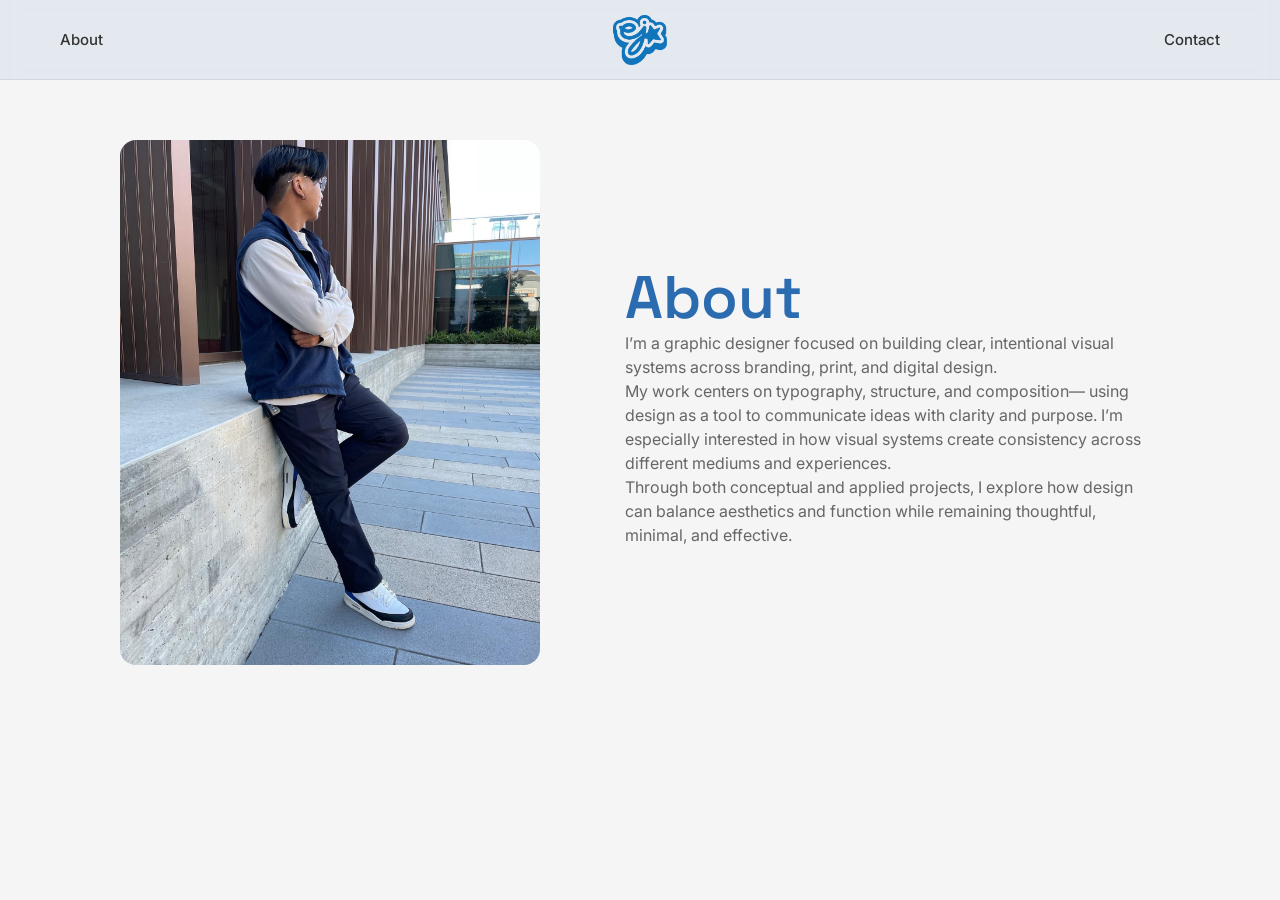
<file: about.html>
<!DOCTYPE html>
<html lang="en">
<head>
  <link rel="preconnect" href="https://fonts.googleapis.com">
<link rel="preconnect" href="https://fonts.gstatic.com" crossorigin>
<link href="https://fonts.googleapis.com/css2?family=Inter:wght@300;400;500;600&family=Space+Grotesk:wght@400;500;600;700&display=swap" rel="stylesheet">
  <meta charset="UTF-8" />
  <meta name="viewport" content="width=device-width, initial-scale=1.0"/>
  <title>About | EJ Gandia</title>
  <link rel="stylesheet" href="styles.css"/>
  <link rel="shortcut icon" type="image/x-icon" href="ejfaviconblue.png">
</head>

<body>

<!-- NAV -->
<header class="topnav">

  <nav class="nav-left">
    <a href="about.html">About</a>
  </nav>

  <div class="nav-center">
    <a href="index.html" class="logo-link">
      <img src="images/logo.png" class="logo" alt="Logo">
    </a>
  </div>

  <nav class="nav-right">
    <a href="contact.html">Contact</a>
  </nav>
  
</header>

<!-- ABOUT -->
<main class="main about-page">

  <section class="about-grid">

    <!-- IMAGE -->
    <div class="about-image">
      <img src="images/profile2.jpg" alt="EJ Gandia portrait">
    </div>

    <!-- TEXT -->
   <div class="about-text">

  <span class="hero-name">About</span>

     
  <p class="lead">
    I’m a graphic designer focused on building clear, intentional
    visual systems across branding, print, and digital design.
  </p>

   <p class="lead">
    My work centers on typography, structure, and composition—
    using design as a tool to communicate ideas with clarity and purpose.
    I’m especially interested in how visual systems create consistency
    across different mediums and experiences.
  </p>

   <p class="lead">
    Through both conceptual and applied projects, I explore how design
    can balance aesthetics and function while remaining thoughtful,
    minimal, and effective.
  </p>


</div>

  </section>

</main>
</body>
</html>
</file>
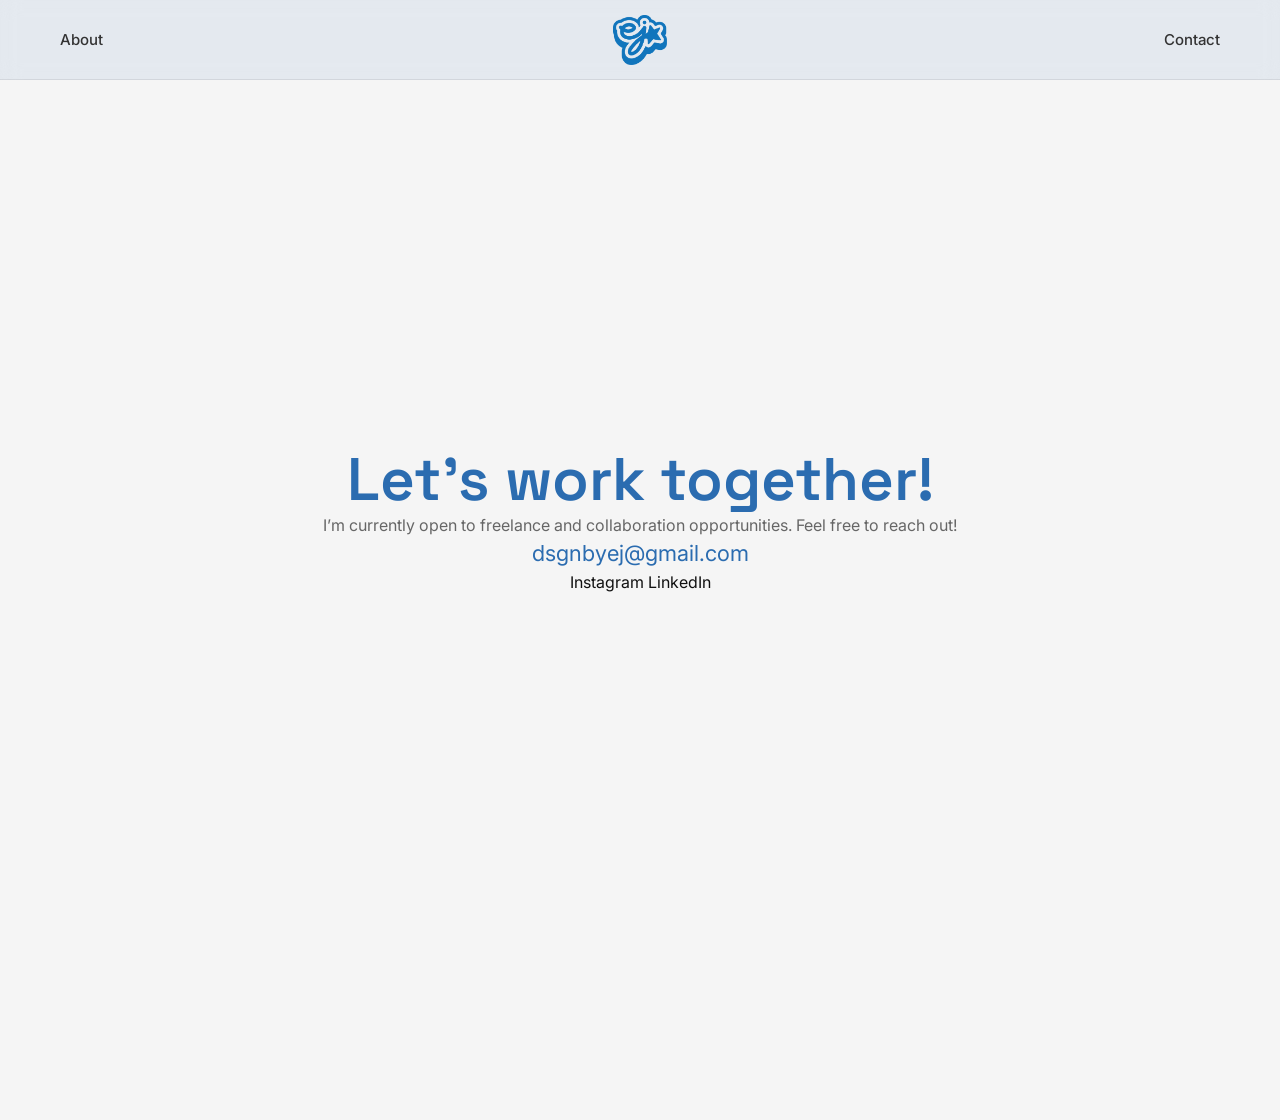
<file: contact.html>
<!DOCTYPE html>
<html lang="en">
<head>
  <link rel="preconnect" href="https://fonts.googleapis.com">
<link rel="preconnect" href="https://fonts.gstatic.com" crossorigin>
<link href="https://fonts.googleapis.com/css2?family=Inter:wght@300;400;500;600&family=Space+Grotesk:wght@400;500;600;700&display=swap" rel="stylesheet">
  <meta charset="UTF-8" />
  <meta name="viewport" content="width=device-width, initial-scale=1.0"/>
  <title>Contact | EJ Gandia</title>
  <link rel="stylesheet" href="styles.css"/>
  <link rel="shortcut icon" type="image/x-icon" href="ejfaviconblue.png">
</head>

<body>

<!-- NAV -->
<header class="topnav">

  <nav class="nav-left">
    <a href="about.html">About</a>
  </nav>

  <div class="nav-center">
    <a href="index.html" class="logo-link">
      <img src="images/logo.png" class="logo" alt="Logo">
    </a>
  </div>

  <nav class="nav-right">
    <a href="contact.html">Contact</a>
  </nav>

</header>

<!-- CONTACT -->
<main class="main">

  <section class="contact-page">

    <div class="contact-inner">

      <span class="hero-name">Let's work together!</span>

      <p>
        I’m currently open to freelance and collaboration opportunities.
        Feel free to reach out!
      </p>

      <!-- EMAIL CTA -->
      <a class="contact-email" href="mailto:dsgnbyej@gmail.com">
        dsgnbyej@gmail.com
      </a>

      <!-- OPTIONAL LINKS -->
      <div class="contact-links">
        <a href="https://www.instagram.com/ej_3j/" target="_blank">Instagram</a>
        <a href="https://www.linkedin.com/in/dsgnbyej/" target="_blank">LinkedIn</a>
      </div>

    </div>

  </section>

</main>

</body>
</html>
</file>
<file: styles.css>
/* =========================
   BASE RESET + VARIABLES
   ========================= */

* {
  margin: 0;
  padding: 0;
  box-sizing: border-box;
}

:root {
  --accent: #2b6cb0;
  --text: #111;
  --muted: #666;
  --border: rgba(0,0,0,0.08);
}

/* =========================
   TYPOGRAPHY
   ========================= */

body {
  background: #f5f5f5;
  color: var(--text);
  font-family: "Inter", sans-serif;
  line-height: 1.5;
}

h1, h2, h3 {
  font-family: "Space Grotesk", sans-serif;
  color: var(--text);
}

.hero-name {
  font-family: "Space Grotesk", sans-serif;
}

/* =========================
   LINKS
   ========================= */

a {
  text-decoration: none;
  color: inherit;
}

/* =========================
   CATEGORY LINKS
   ========================= */

.category a {
  display: block;
  color: #111;
}

.category a:hover {
  color: var(--accent);
}

/* =========================
   CATEGORY THUMBNAILS
   ========================= */

.category-img {
  border-radius: 16px;
  overflow: hidden;
  box-shadow: 0 10px 30px rgba(0,0,0,0.06);
}

.category-img img {
  border-radius: 16px;
}

/* =========================
   TYPOGRAPHY SCALE
   ========================= */

h1 {
  font-size: 48px;
  font-weight: 700;
}

h2 {
  font-size: 28px;
  font-weight: 600;
}

h3 {
  font-size: 18px;
  font-weight: 500;
}

p {
  font-size: 16px;
  color: var(--muted);
}

/* =========================
   NAVIGATION
   ========================= */

.topnav {
  position: fixed;
  top: 0;
  left: 0;
  width: 100%;
  height: 80px;
  padding: 0 60px;

  display: grid;
  grid-template-columns: 1fr auto 1fr;
  align-items: center;

  background: rgba(43, 108, 176, 0.08);
  backdrop-filter: blur(10px);
  border-bottom: 1px solid var(--border);
  z-index: 1000;
}

.nav-left { justify-self: start; }
.nav-center { justify-self: center; }
.nav-right { justify-self: end; }

.topnav a {
  font-size: 15px;
  font-weight: 500;
  color: #333;
  transition: color 0.2s ease;
}

.topnav a:hover {
  color: var(--accent);
}

.nav-right a {
  margin-left: 40px;
}

/* LOGO */
.logo {
  height: 50px;
}

.logo-link {
  display: flex;
  align-items: center;
}

/* =========================
   LAYOUT
   ========================= */

.main {
  padding: 140px 80px 100px;
  max-width: 1200px;
  margin: 0 auto;
}

section {
  margin-bottom: 120px;
}

/* =========================
   HERO
   ========================= */

.hero {
  padding-bottom: 80px;
  border-bottom: 1px solid #e5e5e5;
}

.hero-grid {
  display: grid;
  grid-template-columns: 1.2fr 1fr;
  gap: 60px;
  align-items: center;
}

.hero-name {
  font-size: 60px;
  font-weight: 600;
  color: var(--accent);
  line-height: 1.1;
  margin-bottom: 10px;
}

.hero-image {
  position: relative;
  overflow: hidden;
  border-radius: 16px;
  height: 420px;
}

.hero-image img {
  width: 100%;
  height: 100%;
  object-fit: cover;
  object-position: 60% center;
}

/* =========================
   CATEGORIES
   ========================= */

.categories {
  margin: 100px 0 80px;
  display: grid;
  grid-template-columns: repeat(3, 1fr);
  gap: 40px;
}

.category {
  cursor: pointer;
  transition: transform 0.2s ease;
}

.category:hover {
  transform: translateY(-4px);
}

.category-img {
  width: 100%;
  aspect-ratio: 1 / 1;
}

.category-img img {
  width: 100%;
  height: 100%;
  object-fit: cover;
  transition: transform 0.5s ease;
}

.category:hover img {
  transform: scale(1.08);
}

.category h2 {
  margin-top: 14px;
  font-size: 20px;
}

/* =========================
   PROJECT GRID
   ========================= */

.project-grid {
  display: grid;
  grid-template-columns: repeat(2, 1fr);
  gap: 40px;
}

.project-grid.small {
  grid-template-columns: repeat(3, 1fr);
  gap: 30px;
}

/* =========================
   PROJECT CARDS
   ========================= */

.project-card {
  display: flex;
  flex-direction: column;
  cursor: pointer;
  transition: transform 0.2s ease, opacity 0.2s ease;
}

.project-card:hover {
  transform: translateY(-4px);
}

.project-card:active {
  transform: scale(0.97);
  opacity: 0.9;
}

.project-card img {
  width: 100%;
  border-radius: 12px;
  object-fit: cover;
  display: block;
  transition: transform 0.3s ease;
}

.project-card:hover img {
  transform: scale(1.04);
}

.project-card h3 {
  margin-top: 12px;
}

.project-card p {
  font-size: 14px;
  margin-top: 6px;
}

/* IMAGE HEIGHTS */
.project-grid:not(.small) .project-card img {
  height: 340px;
}

.project-grid.small .project-card img {
  height: 220px;
}

/* =========================
   ABOUT
   ========================= */

.about-page {
  padding-top: 140px;
}

.about-grid {
  display: grid;
  grid-template-columns: 1fr 1.2fr;
  gap: 60px;
  align-items: center;
}

.about-image img {
  width: 100%;
  max-width: 420px;
  border-radius: 16px;
}

/* =========================
   CONTACT
   ========================= */

.contact-page {
  display: flex;
  justify-content: center;
  align-items: center;
  min-height: calc(100vh - 140px);
  text-align: center;
}

.contact-email {
  font-size: 22px;
  color: var(--accent);
}

/* =========================
   RESPONSIVE (IMPROVED)
   ========================= */

@media (max-width: 1024px) {

  .main {
    padding: 120px 40px 80px;
  }

  .categories {
    grid-template-columns: repeat(2, 1fr);
  }

  .project-grid.small {
    grid-template-columns: repeat(2, 1fr);
  }
}

/* MOBILE */
@media (max-width: 768px) {

  /* NAV FIX */
  .topnav {
    padding: 0 20px;
  }

  .nav-right {
    display: flex;
    overflow-x: auto;
    gap: 16px;
  }

  .nav-right a {
    margin-left: 0;
    white-space: nowrap;
    font-size: 14px;
  }

  /* LAYOUT */
  .main {
    padding: 120px 20px 60px;
  }

  /* HERO */
   .hero-grid {
    grid-template-columns: 1fr;
    gap: 30px;
  }

  /* FIX THE DESCRIPTION TEXT SIZE */
  .hero-text h1 {
    font-size: 20px;
    line-height: 1.4;
  }

  /* KEEP NAME PROMINENT */
  .hero-name {
    display: block;
    font-size: 36px;
    line-height: 1.2;
    margin-bottom: 6px;
  }
  /* GRIDS */
  .categories {
    grid-template-columns: 1fr;
  }

  .project-grid,
  .project-grid.small {
    grid-template-columns: 1fr;
  }

  .about-grid {
    grid-template-columns: 1fr;
  }
}

/* =========================
   LIGHTBOX
   ========================= */

.lightbox {
  position: fixed;
  inset: 0;
  background: rgba(0,0,0,0.92);
  display: flex;
  justify-content: center;
  align-items: center;
  z-index: 9999;
}

.lightbox.hidden {
  display: none;
}

.lightbox-img {
  max-width: 90%;
  max-height: 85vh;
  object-fit: contain;
  border-radius: 12px;
}

.lightbox-close {
  position: absolute;
  top: 20px;
  right: 30px;
  font-size: 34px;
  color: white;
  cursor: pointer;
}

.lightbox-prev,
.lightbox-next {
  position: absolute;
  top: 50%;
  transform: translateY(-50%);
  font-size: 40px;
  background: none;
  border: none;
  color: white;
  cursor: pointer;
  padding: 10px;
}

.lightbox-prev { left: 20px; }
.lightbox-next { right: 20px; }
</file>
